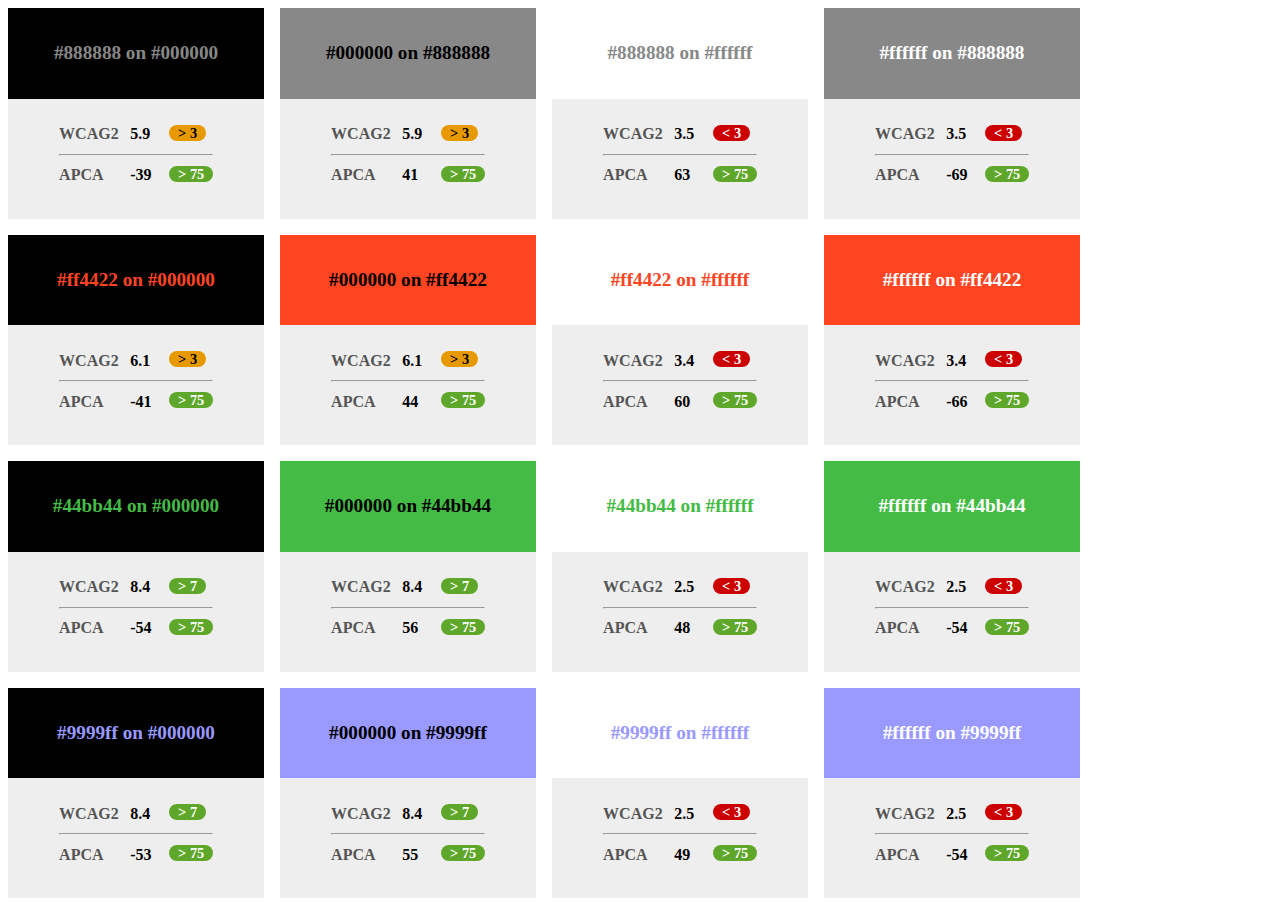
<file: examples/index.html>
<!DOCTYPE html>
<html>
<head>
	<meta charset="utf-8" />
	<title>APCA examples</title>
	<link rel="stylesheet" href="style.css">
	<template>
		<div class="example">
			<div class="display"></div>
			<div class="output">
				<div>
					<label class="wcag">
						<span class="label">WCAG2</span>
						<output></output>
						<span class="badge"></span>
					</label><hr>
					<label class="apca">
						<span class="label">APCA</span>
						<output></output>
						<span class="badge"></span>
					</label>
				</div>
			</div>
		</div>
	</template>
</head>
<body>
	<script src="examples.js" type="module"></script>
</body>
</html>
</file>
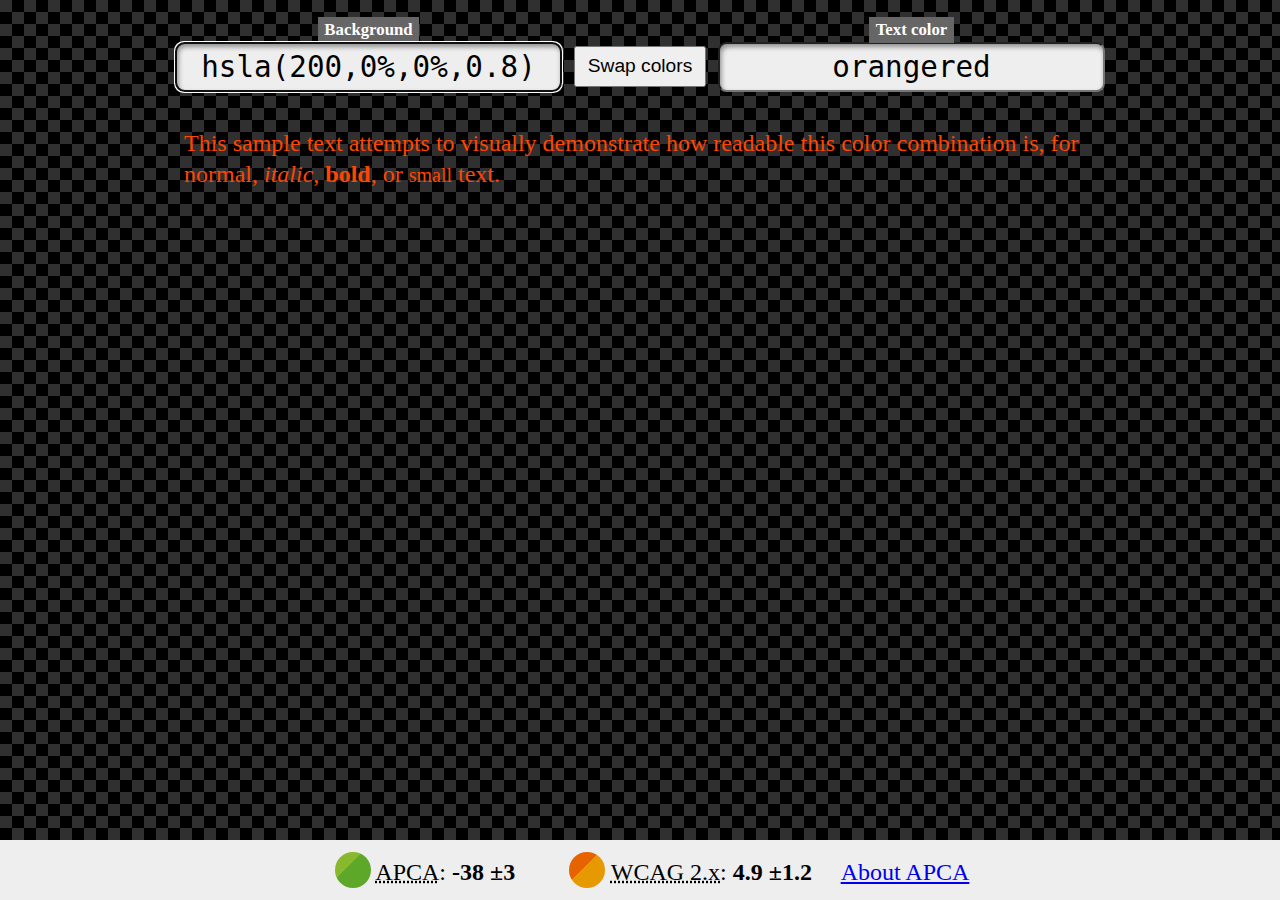
<file: tool/index.html>
<!DOCTYPE html>
<html lang="en">
<head>
	<meta charset="utf-8" />
	<title>APCA Contrast</title>
	<link rel="stylesheet" href="style.css" />
	<link rel="shortcut icon"  type="image/png" href="about:blank" />
</head>
<body>
	<div id="form">
		<label>
			<span>Background</span>
			<input id="bgInput" value="hsla(200,0%,0%,0.8)" autofocus>
		</label>
		<label>
			<span>Text color</span>
			<input id="fgInput" value="orangered">
		</label>
		<button id="swap">Swap colors</button>
	</div>

	<div id="output">
		<label>
			<span class="gradient" id="apcaGradient"></span>
			<abbr title="Accessible Perceptual Contrast Algorithm">APCA</abbr>:
			<output id="apcaOutput" for="bgInput fgInput" aria-live="polite"></output>
		</label>
		<label>
			<span class="gradient" id="wcag2Gradient"></span>
			<abbr title="Web Content Accessibility Guidelines Version 2">WCAG 2.x</abbr>:
			<output id="wcag2Output" for="bgInput fgInput" aria-live="polite"></output>
		</label>
		<a href="https://github.com/xi/apca-introduction">About APCA</a>
	</div>

	<div id="display">
		<p>This sample text attempts to visually demonstrate how readable this color combination is, for normal, <i>italic</i>, <b>bold</b>, or <small>small</small> text.</p>
	</div>

	<script src="tool.js" type="module"></script>
</body>
</html>
</file>
<file: examples/style.css>
:root {
	--tile: #eee;
	--label: #555;
	--bg: #fff;
}

@media (prefers-color-scheme: dark) {
	:root {
		color-scheme: dark;
		--bg: #222;
		--tile: #000;
		--label: #aaa;
	}
}

body {
	display: grid;
	grid-template-columns: repeat(4, min-content);
	grid-gap: 1rem;
	background: var(--bg);
}
.example {
	width: 16rem;
	background: var(--tile);
	font-weight: bold;
	line-height: 1.4;
}

.display {
	padding: 2rem;
	font-size: 120%;
	text-align: center;
}

.output {
	padding: 1.5rem 2rem 2rem;
	display: flex;
	flex-direction: column;
	align-items: center;
}

label {
	display: block;
}

.label {
	display: inline-block;
	width: 4.2em;
	color: var(--label);
}

output {
	display: inline-block;
	width: 2.2em;
}

.badge {
	border-radius: 1em;
	font-size: 90%;
	vertical-align: 0.1em;
	padding: 0 0.6em;
}
.badge-0 {
	background-color: hsl(0, 100%, 40%);
	color: #fff;
}
.badge-1 {
	background-color: hsl(40, 100%, 45%);
	color: #000;
}
.badge-2 {
	background-color: hsl(80, 60%, 45%);
	color: #000;
}
.badge-3 {
	background-color: hsl(95, 60%, 41%);
	color: #fff;
}
</file>
<file: tool/style.css>
/* Inspired by https://contrast-ratio.com */

* {
	box-sizing: border-box;
}

:root {
	font-size: 150%;
	line-height: 1.3;
}

output {
	font-weight: bold;
}

button {
	font-size: 80%;
	padding: 0.4em 0.6em;
	white-space: nowrap;
}

html,
body {
	margin: 0;
	padding: 0;
}

html {
	background: linear-gradient(45deg, currentColor 25%, transparent 25%, transparent 75%, currentColor 75%, currentColor),
		linear-gradient(45deg, currentColor 25%, transparent 25%, transparent 75%, currentColor 75%, currentColor) 0.5rem 0.5rem;
	background-color: #eee;
	background-size: 1rem 1rem;
}

body {
	display: grid;
	grid-template-rows: min-content 1fr min-content;
	min-height: 100vh;
}

#form {
	display: flex;
	padding: 0.5em;
	gap: 0.5em;
	flex-direction: column;
	align-items: center;
	justify-content: center;
	text-align: center;
}

#form label span {
	display: inline-block;
	margin: 0 0.8rem;
	padding: 0.1em 0.4em;
	white-space: nowrap;
	background-color: #666;
	color: #fff;
	font-size: 70%;
	font-weight: bold;
}

#form input {
	display: block;
	width: 22ch;  /* to fit rgba(255,255,255,0.5) */
	margin-top: -1px;
	padding: 0.2em 0.5ch;
	font-family: monospace;
	font-size: 150%;
	text-align: inherit;
	box-shadow: 0.05em 0.1em 0.2em rgba(0,0,0,.4) inset;
	background: #eee;
	color: #000;
	border-radius: 0.3em;
}

#form label + label {
	order: 2;
}

#display {
	grid-row: 2;
}

#display p {
	max-width: 40em;
	margin: 0 auto;
	padding: 1em;
}

#output {
	grid-row: 3;
	padding: 0.5em;
	background: #eee;
	color: #000;
	text-align: center;
}

#output label {
	display: inline-block;
	margin: 0 1em;
}

.gradient {
	display: inline-block;
	vertical-align: -0.35em;
	width: 1.5em;
	height: 1.5em;
	border-radius: 50%;
	background-color: #ccc;
}

canvas {
	display: none;
}

@media (min-width: 70em) {
	#form {
		flex-direction: row;
	}
	#form button {
		margin-top: 1.2rem;
	}
}
</file>
